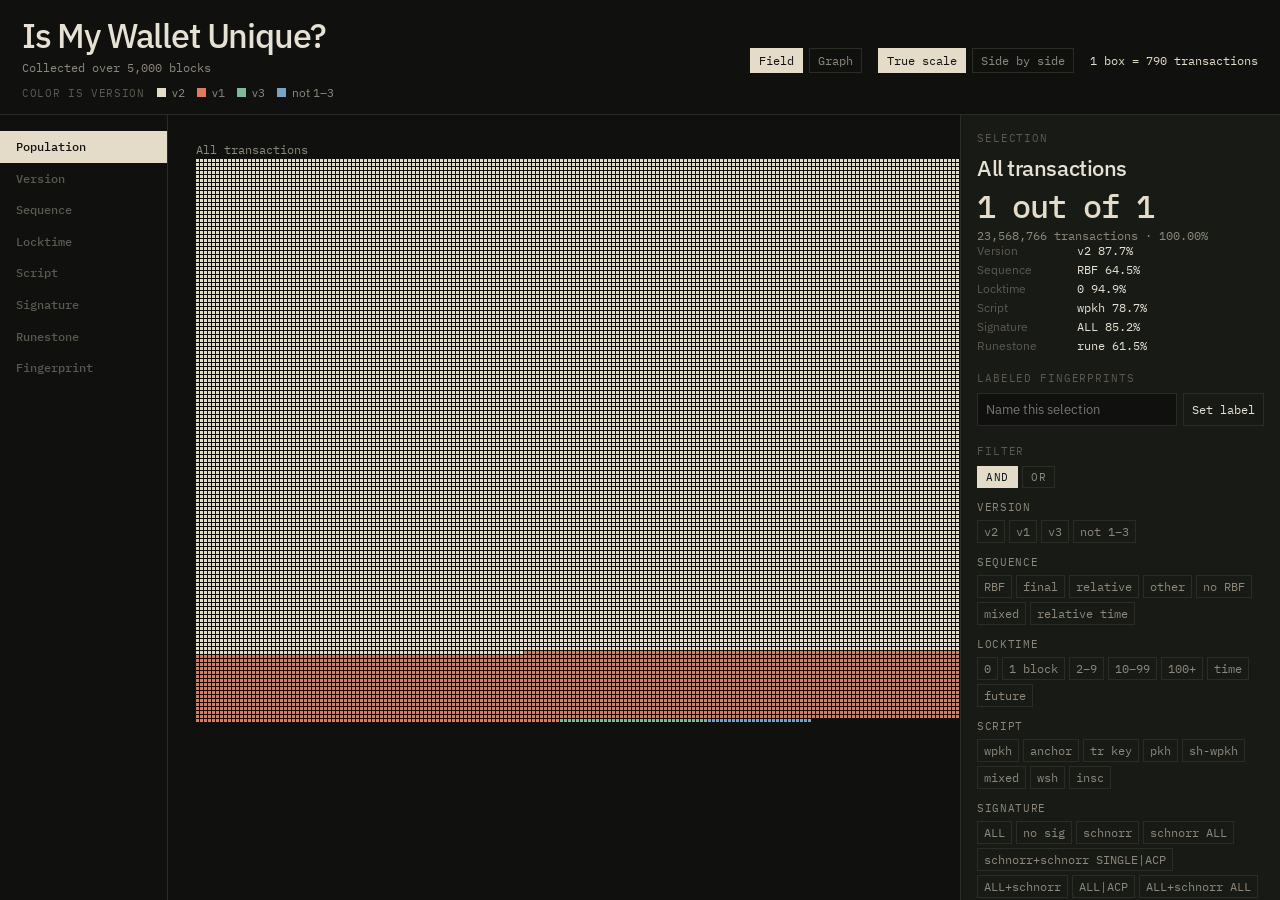
<file: public/field.html>
<!DOCTYPE html>
<html lang="en">
<head>
<meta charset="utf-8">
<meta name="viewport" content="width=device-width, initial-scale=1">
<title>Is My Wallet Unique?</title>
<link rel="stylesheet" href="https://fonts.googleapis.com/css2?family=IBM+Plex+Mono:wght@400;500&family=IBM+Plex+Sans:ital,wght@0,400;0,500;1,400&display=swap">
<link rel="stylesheet" href="style.css?v=26">
</head>
<body>
<header>
  <div class="mast">
    <h1>Is My Wallet Unique?</h1>
    <p id="window"></p>
  </div>
  <div class="tools">
    <nav class="site" aria-label="Site">
      <a href="field.html" class="on">Field</a>
      <a href="graph.html">Graph</a>
    </nav>
    <div class="modes">
      <button type="button" id="mode-scale" class="on">True scale</button>
      <button type="button" id="mode-side">Side by side</button>
    </div>
    <div class="scale-readout" id="scale-readout"></div>
  </div>
  <div class="legend" id="legend"></div>
</header>
<nav class="ladder" id="ladder" aria-label="Granularity"></nav>
<main>
  <canvas id="field"></canvas>
</main>
<aside>
  <section id="readout">
    <p class="kicker">Selection</p>
    <h1 id="sel-title">All transactions</h1>
    <p class="ratio" id="sel-ratio"></p>
    <p class="share" id="sel-share"></p>
    <p class="note" id="sel-note"></p>
    <div class="mix" id="sel-mix"></div>
    <dl id="sel-attrs"></dl>
  </section>
  <section>
    <p class="kicker">Labeled fingerprints</p>
    <form id="label-form">
      <input id="label-name" type="text" maxlength="40" placeholder="Name this selection" autocomplete="off">
      <button type="submit">Set label</button>
    </form>
    <ul id="labels"></ul>
  </section>
  <section>
    <p class="kicker">Filter</p>
    <div class="join" id="join" role="group" aria-label="Combine filters">
      <button type="button" id="join-and" class="on">And</button>
      <button type="button" id="join-or">Or</button>
    </div>
    <div id="filters"></div>
  </section>
</aside>
<script src="print.js?v=4"></script>
<script src="app.js?v=12"></script>
</body>
</html>
</file>
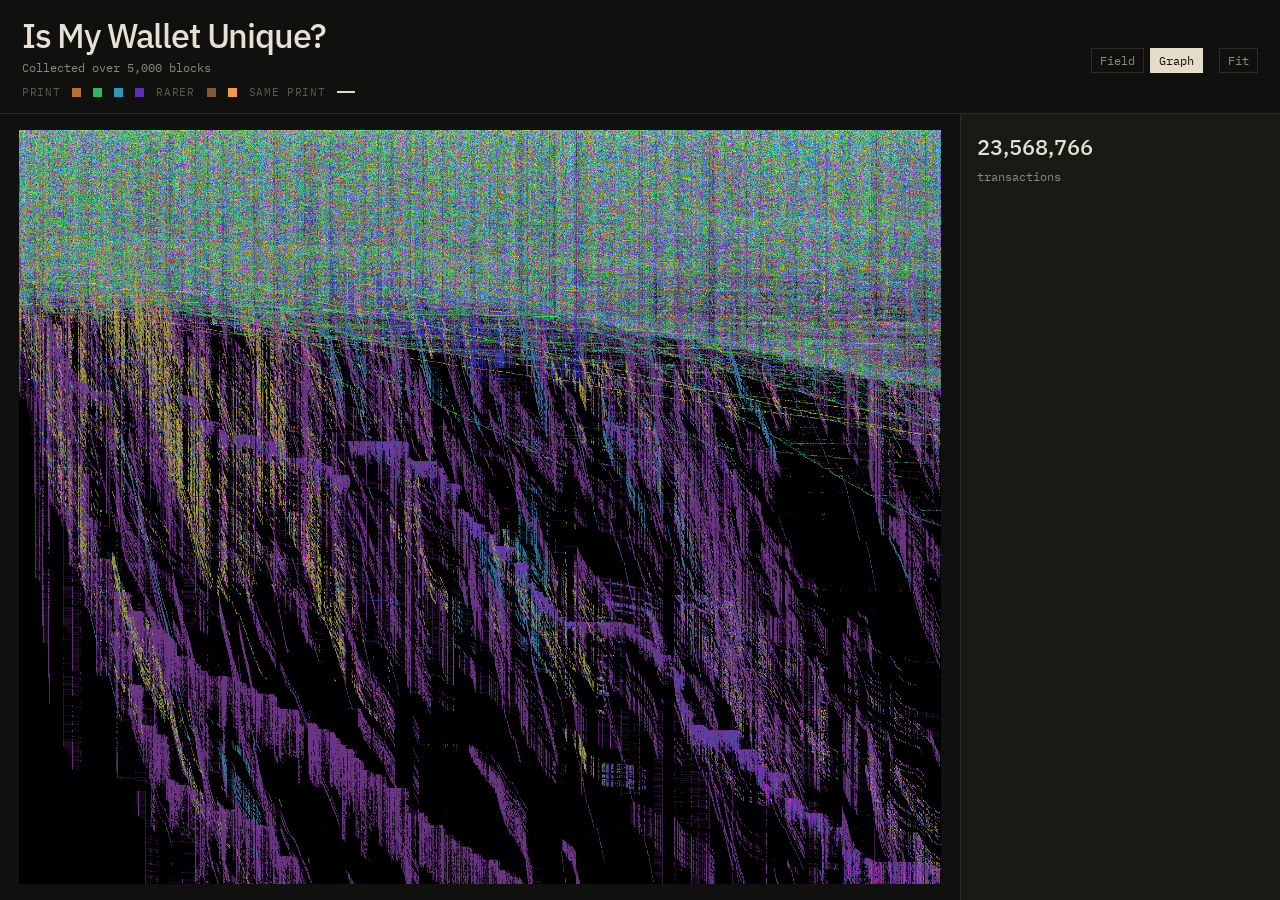
<file: public/graph.html>
<!DOCTYPE html>
<html lang="en">
<head>
<meta charset="utf-8">
<meta name="viewport" content="width=device-width, initial-scale=1">
<title>Is My Wallet Unique?</title>
<link rel="stylesheet" href="https://fonts.googleapis.com/css2?family=IBM+Plex+Mono:wght@400;500&family=IBM+Plex+Sans:ital,wght@0,400;0,500;1,400&display=swap">
<link rel="stylesheet" href="style.css?v=26">
</head>
<body class="graph">
<header>
  <div class="mast">
    <h1>Is My Wallet Unique?</h1>
    <p id="window"></p>
  </div>
  <div class="tools">
    <nav class="site" aria-label="Site">
      <a href="field.html">Field</a>
      <a href="graph.html" class="on">Graph</a>
    </nav>
    <div class="modes">
      <button type="button" id="fit">Fit</button>
    </div>
  </div>
  <div class="legend" id="legend"></div>
</header>
<main>
  <canvas id="graph"></canvas>
</main>
<aside class="iden" id="iden">
  <div id="detail"></div>
</aside>
<script src="print.js?v=4"></script>
<script src="graph.js?v=38"></script>
</body>
</html>
</file>
<file: public/style.css>
:root {
  --bg: #10110f;
  --bg-2: #181a16;
  --line: #2a2c26;
  --ink: #e6e1d4;
  --dim: #8d887b;
  --faint: #5c5950;
  --bone: #e4dcc8;
  --hot: #e07a5f;
  color-scheme: dark;
}

* { box-sizing: border-box; }
html, body { margin: 0; height: 100%; overflow: hidden; }
body {
  display: grid;
  grid-template-columns: 168px 1fr 320px;
  grid-template-rows: auto 1fr;
  background: var(--bg);
  color: var(--ink);
  font-family: "IBM Plex Sans", "Helvetica Neue", sans-serif;
  font-size: 14px;
}

header {
  grid-column: 1 / -1;
  display: grid;
  grid-template-columns: 1fr auto;
  align-items: end;
  gap: 8px 28px;
  padding: 18px 22px 14px;
  border-bottom: 1px solid var(--line);
}
header h1 {
  margin: 0;
  font-size: 34px;
  font-weight: 500;
  letter-spacing: -0.035em;
  line-height: 1;
}
#window {
  margin: 8px 0 0;
  color: var(--dim);
  font-family: "IBM Plex Mono", ui-monospace, monospace;
  font-size: 12px;
}
.tools { display: flex; align-items: center; gap: 16px; padding-bottom: 2px; }
.site { display: flex; gap: 6px; }
.site a {
  color: var(--dim);
  text-decoration: none;
  border: 1px solid var(--line);
  font: 12px "IBM Plex Mono", ui-monospace, monospace;
  padding: 4px 8px;
}
.site a.on { color: var(--bg); background: var(--bone); border-color: var(--bone); }
.scale-readout { color: var(--bone); font-family: "IBM Plex Mono", ui-monospace, monospace; font-size: 12px; white-space: nowrap; }
.modes { display: flex; gap: 6px; }
.modes button {
  background: transparent;
  color: var(--dim);
  border: 1px solid var(--line);
  font: 12px "IBM Plex Mono", ui-monospace, monospace;
  padding: 4px 8px;
  cursor: pointer;
}
.modes button.on { color: var(--bg); background: var(--bone); border-color: var(--bone); }
.legend { grid-column: 1 / -1; display: flex; flex-wrap: nowrap; align-items: center; gap: 8px 12px; margin: 2px 0 0; overflow: hidden; white-space: nowrap; }
.legend .legend-name {
  color: var(--faint);
  font-family: "IBM Plex Mono", ui-monospace, monospace;
  font-size: 11px;
  letter-spacing: 0.06em;
  text-transform: uppercase;
}
.legend span { display: flex; align-items: center; gap: 6px; color: var(--dim); font-size: 12px; }
.legend i { width: 9px; height: 9px; display: inline-block; }

.ladder {
  border-right: 1px solid var(--line);
  padding: 16px 0;
  display: flex;
  flex-direction: column;
  min-height: 0;
  overflow: auto;
}
.ladder button {
  appearance: none;
  display: flex;
  flex-direction: column;
  align-items: flex-start;
  gap: 2px;
  background: transparent;
  color: var(--faint);
  border: 0;
  border-left: 2px solid transparent;
  text-align: left;
  padding: 8px 14px;
  font: 500 12px/1.3 "IBM Plex Mono", ui-monospace, monospace;
  cursor: pointer;
}
.ladder button small { color: var(--bone); font-size: 11px; font-weight: 400; }
.ladder button.on { color: var(--bg); background: var(--bone); border-left-color: var(--bone); }
.ladder button.on small { color: var(--bg); }
.ladder button.reached { color: var(--ink); background: #24261f; border-left-color: var(--hot); }
.ladder button:hover { color: var(--ink); }
.ladder button.on:hover { color: var(--bg); }

main { position: relative; min-width: 0; min-height: 0; overflow: hidden; }
#field { width: 100%; height: 100%; display: block; cursor: crosshair; background: var(--bg); }
aside {
  border-left: 1px solid var(--line);
  overflow: auto;
  min-height: 0;
  padding: 16px 16px 28px;
  background: var(--bg-2);
  overscroll-behavior: contain;
}
.kicker {
  margin: 18px 0 8px;
  color: var(--faint);
  font-family: "IBM Plex Mono", ui-monospace, monospace;
  font-size: 11px;
  letter-spacing: 0.08em;
  text-transform: uppercase;
}
aside section:first-child .kicker { margin-top: 0; }
h1 { font-size: 22px; font-weight: 500; margin: 0 0 8px; letter-spacing: -0.02em; }
#sel-title.code {
  font-family: "IBM Plex Mono", ui-monospace, monospace;
  font-size: 18px;
  letter-spacing: 0.04em;
}
.share { margin: 0; color: var(--dim); font-family: "IBM Plex Mono", ui-monospace, monospace; font-size: 12px; }
.ratio {
  margin: 2px 0 6px;
  color: var(--bone);
  font-family: "IBM Plex Mono", ui-monospace, monospace;
  font-size: 32px;
  font-weight: 500;
  letter-spacing: -0.04em;
  line-height: 1;
}
.note { margin: 8px 0 0; color: var(--dim); font-size: 13px; line-height: 1.35; }
.note:empty { display: none; }
.mix:empty { display: none; }
.mix { margin-top: 12px; }
.mix .fixed {
  margin: 0 0 10px;
  color: var(--bone);
  font-family: "IBM Plex Mono", ui-monospace, monospace;
  font-size: 12px;
  line-height: 1.4;
}
.mix-facet { margin-bottom: 8px; }
.mix-facet h2 {
  margin: 0 0 4px;
  color: var(--dim);
  font: 11px "IBM Plex Mono", ui-monospace, monospace;
  font-weight: 400;
  letter-spacing: 0.06em;
  text-transform: uppercase;
}
.mix-row {
  display: grid;
  grid-template-columns: 92px 1fr 40px;
  gap: 6px;
  align-items: center;
  margin: 2px 0;
}
.mix-row span:first-child {
  overflow: hidden;
  color: var(--ink);
  font-family: "IBM Plex Mono", ui-monospace, monospace;
  font-size: 11px;
  text-overflow: ellipsis;
  white-space: nowrap;
}
.mix-bar { height: 6px; background: #141612; }
.mix-bar i { display: block; height: 100%; background: var(--bone); }
.mix-row .pct { color: var(--dim); font: 11px "IBM Plex Mono", ui-monospace, monospace; text-align: right; }
dl { margin: 0; display: grid; grid-template-columns: 92px 1fr; gap: 4px 8px; }
dt { color: var(--faint); font-size: 12px; }
dd { margin: 0; font-family: "IBM Plex Mono", ui-monospace, monospace; font-size: 12px; }

#label-form { display: flex; gap: 6px; }
#label-form input {
  flex: 1;
  background: var(--bg);
  color: var(--ink);
  border: 1px solid var(--line);
  padding: 7px 8px;
  font: 13px "IBM Plex Sans", sans-serif;
}
#label-form button, .facet button, .label button {
  background: transparent;
  color: var(--ink);
  border: 1px solid var(--line);
  font: 12px "IBM Plex Mono", ui-monospace, monospace;
  cursor: pointer;
}
#label-form button { padding: 0 8px; }
#label-form button:hover, .facet button:hover { border-color: var(--dim); }

#labels { list-style: none; margin: 10px 0 0; padding: 0; }
#labels li { display: flex; align-items: center; gap: 8px; margin-bottom: 6px; }
#labels .swatch { width: 10px; height: 10px; flex: none; }
#labels .name { flex: 1; cursor: pointer; }
#labels .name:hover { color: var(--bone); }
#labels button { padding: 2px 6px; color: var(--dim); }

.join { display: flex; gap: 4px; margin: 0 0 12px; }
.join button {
  background: transparent;
  color: var(--dim);
  border: 1px solid var(--line);
  font: 11px "IBM Plex Mono", ui-monospace, monospace;
  letter-spacing: 0.06em;
  text-transform: uppercase;
  padding: 3px 8px;
  cursor: pointer;
}
.join button.on { color: var(--bg); background: var(--bone); border-color: var(--bone); }
dt.on, dd.on { color: var(--bone); }
.facet { margin-bottom: 12px; }
.facet h2 {
  margin: 0 0 6px;
  font: 11px "IBM Plex Mono", ui-monospace, monospace;
  font-weight: 400;
  color: var(--dim);
  letter-spacing: 0.06em;
  text-transform: uppercase;
}
.facet .opts { display: flex; flex-wrap: wrap; gap: 4px; }
.facet button { padding: 3px 6px; color: var(--dim); }
.facet button.on { color: var(--bg); background: var(--bone); border-color: var(--bone); }
.facet.on h2 { color: var(--bone); }
.iden h2.standout {
  margin: 0 0 8px;
  color: var(--bone);
  font-family: "IBM Plex Mono", ui-monospace, monospace;
  font-size: 32px;
  font-weight: 500;
  letter-spacing: -0.04em;
  line-height: 1;
}
.iden .code {
  margin: 0 0 4px;
  color: var(--bone);
  font: 500 16px "IBM Plex Mono", ui-monospace, monospace;
  letter-spacing: 0.04em;
}
.iden .words { margin: 0 0 8px; color: var(--dim); font-size: 13px; line-height: 1.35; }

body.graph {
  grid-template-columns: 1fr 320px;
  height: 100%;
  overflow: hidden;
}
#graph { width: 100%; height: 100%; display: block; background: var(--bg); cursor: crosshair; touch-action: none; }
#graph.drag { cursor: grabbing; }
.ramp { width: 88px; height: 9px; display: inline-block; }
.legend i.same-key { width: 18px; height: 2px; background: var(--bone); }
.fork-rows { display: flex; flex-direction: column; gap: 4px; margin: 12px 0 0; }
.fork-rows button, .fork-rows a.fork-row {
  display: grid;
  grid-template-columns: 9px 1fr auto auto;
  gap: 8px;
  align-items: center;
  text-align: left;
  text-decoration: none;
  background: transparent;
  color: var(--dim);
  border: 1px solid var(--line);
  padding: 6px 8px;
  cursor: pointer;
  font: 12px "IBM Plex Mono", ui-monospace, monospace;
}
.fork-rows button.on, .fork-rows a.fork-row.on { color: var(--bg); background: var(--bone); border-color: var(--bone); }
.fork-rows .tx {
  color: inherit;
  text-decoration: underline;
  text-underline-offset: 2px;
}
.fork-rows button.same i, .fork-rows a.fork-row.same i { box-shadow: 0 0 0 1px var(--bone); }
.fork-rows button i, .fork-rows a.fork-row i { width: 9px; height: 9px; display: block; }
.fork-rows .role { color: var(--faint); margin-right: 6px; }
.fork-rows button.on .role, .fork-rows a.fork-row.on .role { color: inherit; }
.iden {
  border-left: 1px solid var(--line);
  background: var(--bg-2);
  overflow: auto;
  overscroll-behavior: contain;
  padding: 18px 16px 20px;
  display: flex;
  flex-direction: column;
  min-height: 0;
}
.iden h2 { margin: 0 0 8px; font-size: 22px; font-weight: 500; }
.iden a { color: var(--dim); font: 12px "IBM Plex Mono", ui-monospace, monospace; }
.iden dl { margin: 12px 0 0; }
.meter { height: 8px; background: #141612; border: 1px solid var(--line); margin: 10px 0; }
.meter i { display: block; height: 100%; background: var(--bone); }
</file>
